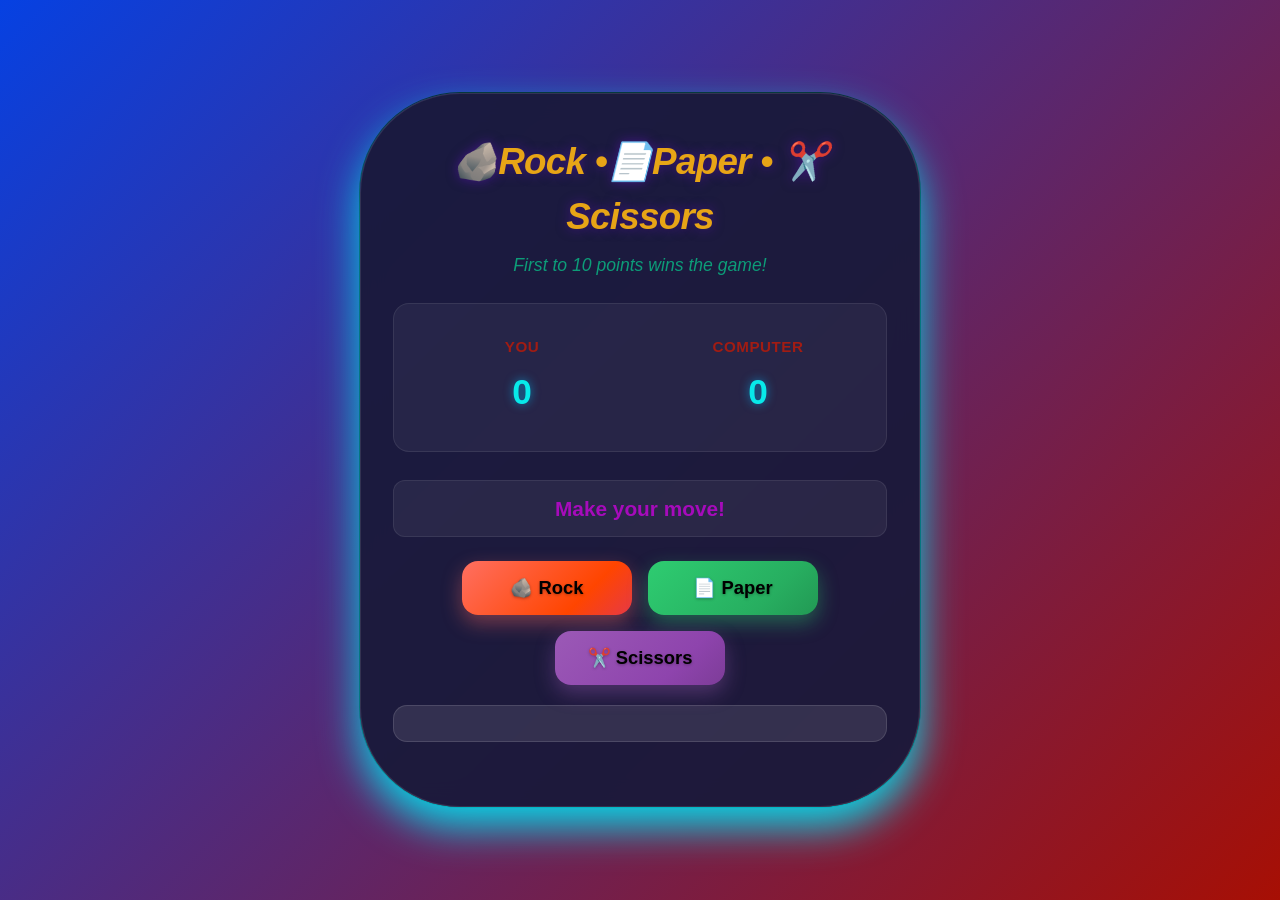
<file: index.html>
<!DOCTYPE html>
<html lang="en">
  <head>
    <meta charset="UTF-8" />
    <meta name="viewport" content="width=device-width, initial-scale=1.0" />
    <title>ROCK • PAPER • SCISSORS</title>
    <link rel="stylesheet" href="style.css" />
    <meta name="description" content="Play Rock Paper Scissors against the computer! First to 15 points wins.">
  </head>
  <body>
    <main class="game-container" role="main">
      <header class="game-header">
        <h1 class="game-title">🪨Rock •📄Paper • ✂️Scissors</h1>
        <p class="game-subtitle">First to 10 points wins the game!</p>
      </header>

      <section class="score-section" aria-live="polite">
        <div class="score-board">
          <div class="score-item player-score">
            <span class="label" aria-label="Player score label">You</span>
            <span id="player-score" class="score" aria-label="Player score">0</span>
          </div>
          <div class="score-item computer-score">
            <span class="label" aria-label="Computer score label">Computer</span>
            <span id="computer-score" class="score" aria-label="Computer score">0</span>
          </div>
        </div>
      </section>

      <section class="game-status-section" aria-live="assertive">
        <p class="status-text" id="status">Make your move!</p>
      </section>

      <section class="choices-section">
        <div class="choices" role="group" aria-label="Choose your move">
          <button class="choice-btn rock" data-choice="rock" aria-label="Choose Rock">
            🪨 Rock
          </button>
          <button class="choice-btn paper" data-choice="paper" aria-label="Choose Paper">
            📄 Paper
          </button>
          <button class="choice-btn scissors" data-choice="scissors" aria-label="Choose Scissors">
            ✂️ Scissors
          </button>
        </div>
      </section>

      <section class="result-section" aria-live="polite">
        <div class="round-result" id="round-result" role="status"></div>
      </section>

      <footer class="controls-section">
        <button id="play-again" class="play-again-btn" style="display: none;" aria-label="Play Again">
          🔄 Play Again
        </button>
      </footer>
    </main>
    <script src="script.js"></script>
  </body>
</html>
</file>
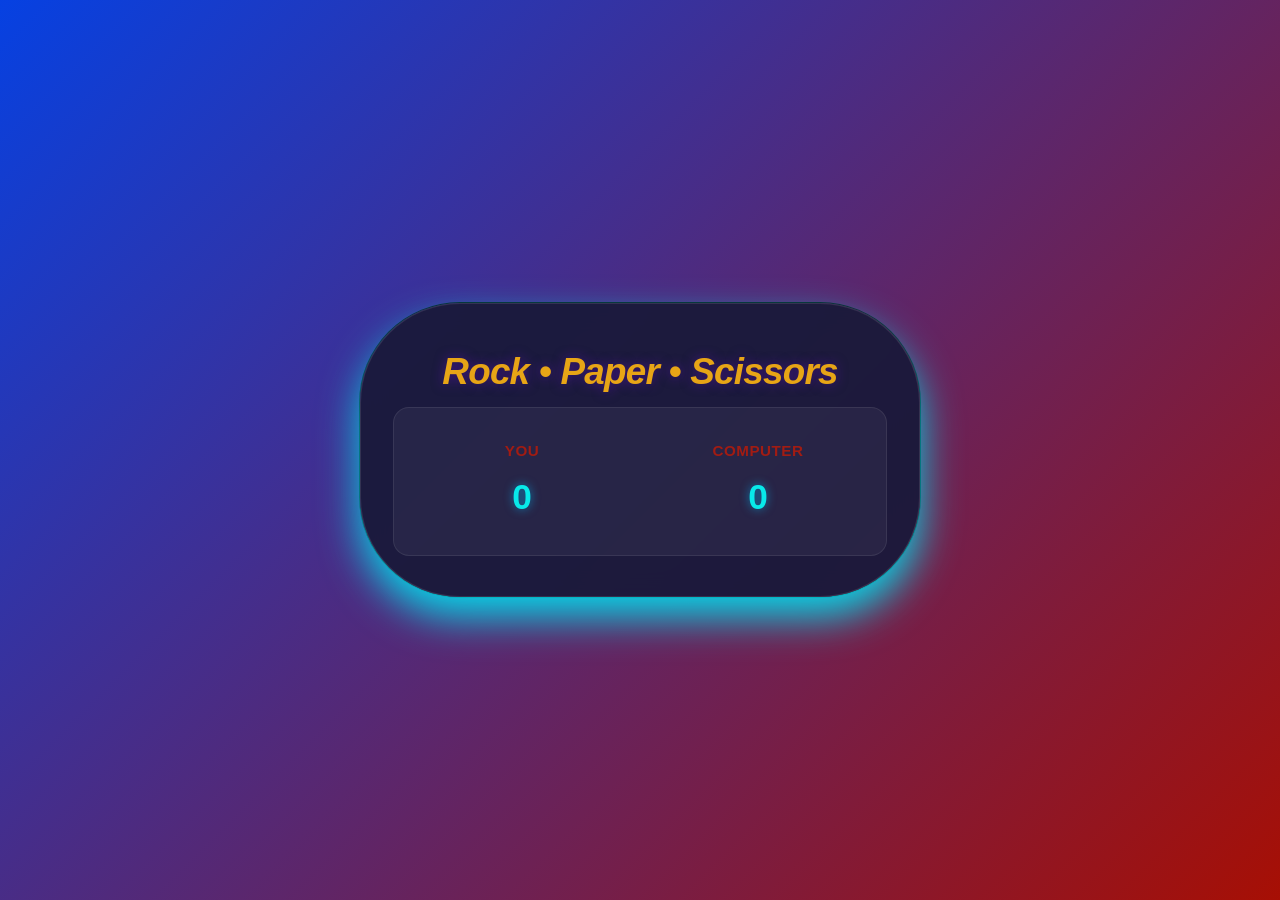
<file: intex.html>
<!DOCTYPE html>
<html lang="en">
  <head>
    <meta charset="UTF-8" />
    <meta name="viewport" content="width=device-width, initial-scale=1.0" />
    <title>Rock • Paper • Scissors</title>
    <link rel="stylesheet" href="style.css" />
    <meta name="description" content="Play Rock Paper Scissors against the computer! First to 15 points wins.">
  </head>
<body>
    <main class="game-container">
      <h1 class="game-title">Rock • Paper • Scissors</h1>

      <div class="score-board">
        <div class="score-item">
          <span class="label">You</span>
          <span id="player-score" class="score">0</span>
        </div>
        <div class="score-item">
          <span class="label">Computer</span>
          <span id="computer-score" class="score">0</span>
        </div>
      </div>
</body>
</html>
</file>
<file: style.css>
* {
  box-sizing: border-box;
  margin: 0;
  padding: 0;
}

body {
  font-family: "Segoe UI", Tahoma, Geneva, Verdana, sans-serif;
  background: linear-gradient(135deg, #0641e2 0%, #a70f04 100%);
  color: #f7f4f5;
  min-height: 100vh;
  display: flex;
  justify-content: center;
  align-items: center;
  padding: 20px;
  line-height: 1.5;
}

.game-container {
  background: rgba(26, 26, 58, 0.95);
  border-radius: 100px;
  box-shadow: 
    0 20px 40px rgba(3, 222, 238, 0.959),
    0 0 0 1px rgba(6, 29, 27, 0.952);
  padding: 40px 32px;
  width: 100%;
  max-width: 560px;
  text-align: center;
  backdrop-filter: blur(12px);
  border: 1px solid rgba(255, 255, 255, 0.1);
}

.game-header {
  margin-bottom: 24px;
}

.game-title {
  font-size: 2.3rem;
  font-weight: 800;
  margin-bottom: 8px;
  color: #e7a516;
  text-shadow: 0 0 12px rgba(106, 17, 203, 0.5);
  letter-spacing: -0.02em;
  font-style:italic
}

.game-subtitle {
  color: #0d9c78;
  font-size: 1.1rem;
  font-weight: 500;
  font-style: italic;
  font-weight: 200;
}

.score-section {
  margin-bottom: 28px;
}

.score-board {
  display: flex;
  justify-content: space-between;
  gap: 20px;
  background: rgba(255, 255, 255, 0.05);
  padding: 20px;
  border-radius: 16px;
  border: 1px solid rgba(255, 255, 255, 0.08);
}

.score-item {
  display: flex;
  flex-direction: column;
  align-items: center;
  gap: 8px;
  flex: 1;
  padding: 12px 8px;
  transition: all 0.2s ease;
}

.score-item.winner {
  animation: pulse 0.6s ease-in-out;
}

@keyframes pulse {
  0%, 100% { transform: scale(1); }
  50% { transform: scale(1.05); }
}

.label {
  font-size: 0.95rem;
  font-weight: 600;
  color: #a11c13;
  text-transform: uppercase;
  letter-spacing: 0.5px;
}

.score {
  font-size: 2.2rem;
  font-weight: 900;
  color: #08e9e9;
  text-shadow: 0 0 10px rgba(0, 191, 255, 0.6);
  font-variant-numeric: tabular-nums;
}

.status-text {
  font-size: 1.3rem;
  font-weight: 600;
  margin-bottom: 24px;
  color: #a60bbb;
  padding: 12px 20px;
  background: rgba(255, 255, 255, 0.06);
  border-radius: 12px;
  border: 1px solid rgba(255, 255, 255, 0.08);
}

.choices-section {
  margin-bottom: 20px;
}

.choices {
  display: flex;
  gap: 16px;
  justify-content: center;
  flex-wrap: wrap;
}

.choice-btn {
  padding: 16px 28px;
  font-size: 1.15rem;
  font-weight: 700;
  border: none;
  border-radius: 16px;
  cursor: pointer;
  transition: all 0.2s cubic-bezier(0.4, 0, 0.2, 1);
  outline: none;
  min-width: 170px;
  text-shadow: 0 1px 3px rgba(0, 0, 0, 0.3);
  position: relative;
  overflow: hidden;
}

.choice-btn::before {
  content: '';
  position: absolute;
  top: 0;
  left: -100%;
  width: 100%;
  height: 100%;
  background: linear-gradient(90deg, transparent, rgba(255,255,255,0.3), transparent);
  transition: left 0.5s;
}

.choice-btn:hover::before {
  left: 100%;
}

.choice-btn:hover {
  transform: translateY(-4px) scale(1.02);
  filter: brightness(1.1);
}

.choice-btn:active {
  transform: translateY(-1px) scale(1);
}

.choice-btn:disabled {
  opacity: 0.5;
  cursor: not-allowed;
  transform: none;
}

.rock {
  background: linear-gradient(135deg, #ff6f61 0%, #ff4500 70%, #e63946 100%);
  box-shadow: 0 8px 20px rgba(255, 111, 97, 0.4);
}

.paper {
  background: linear-gradient(135deg, #2ecc71 0%, #27ae60 70%, #229954 100%);
  box-shadow: 0 8px 20px rgba(46, 204, 113, 0.4);
}

.scissors {
  background: linear-gradient(135deg, #9b59b6 0%, #8e44ad 70%, #7d3c98 100%);
  box-shadow: 0 8px 20px rgba(155, 89, 182, 0.4);
}

.result-section {
  margin-bottom: 24px;
}

.round-result {
  font-size: 1.15rem;
  font-weight: 600;
  min-height: 2em;
  color: #069db1;
  padding: 16px 24px;
  background: rgba(255, 255, 255, 0.1);
  border-radius: 14px;
  border: 1px solid rgba(255, 255, 255, 0.12);
  line-height: 1.4;
  display: flex;
  flex-direction: column;
  gap: 8px;
  text-align: left;
}

.play-again-btn {
  padding: 16px 32px;
  font-size: 1.2rem;
  font-weight: 700;
  border: none;
  border-radius: 16px;
  cursor: pointer;
  background: linear-gradient(135deg, #ffd700 0%, #ff8c00 70%, #ff6b35 100%);
  color: #1a1a2e;
  box-shadow: 0 8px 20px rgba(255, 215, 0, 0.4);
  transition: all 0.2s cubic-bezier(0.4, 0, 0.2, 1);
  text-shadow: none;
}

.play-again-btn:hover {
  transform: translateY(-3px);
  box-shadow: 0 12px 28px rgba(255, 215, 0, 0.5);
  filter: brightness(1.05);
}

.play-again-btn:active {
  transform: translateY(-1px);
}


@media (max-width: 480px) {
  body {
    padding: 10px;
  }
  
  .game-container {
    padding: 28px 20px;
    border-radius: 20px;
  }
  
  .game-title {
    font-size: 1.9rem;
  }
  
  .game-subtitle {
    font-size: 1rem;
  }
  
  .score-board {
    flex-direction: column;
    gap: 16px;
    padding: 16px;
  }
  
  .choices {
    gap: 12px;
  }
  
  .choice-btn {
    padding: 14px 20px;
    font-size: 1.05rem;
    min-width: 150px;
  }
  
  .status-text {
    font-size: 1.2rem;
  }
  
  .round-result {
    text-align: center;
    padding: 12px 16px;
  }
}

@media (max-width: 360px) {
  .choices {
    flex-direction: column;
    align-items: center;
  }
  
  .choice-btn {
    width: 100%;
    max-width: 280px;
  }
}


.choice-btn:focus,
.play-again-btn:focus {
  outline: 3px solid rgba(255, 255, 255, 0.6);
  outline-offset: 2px;
}
</file>
